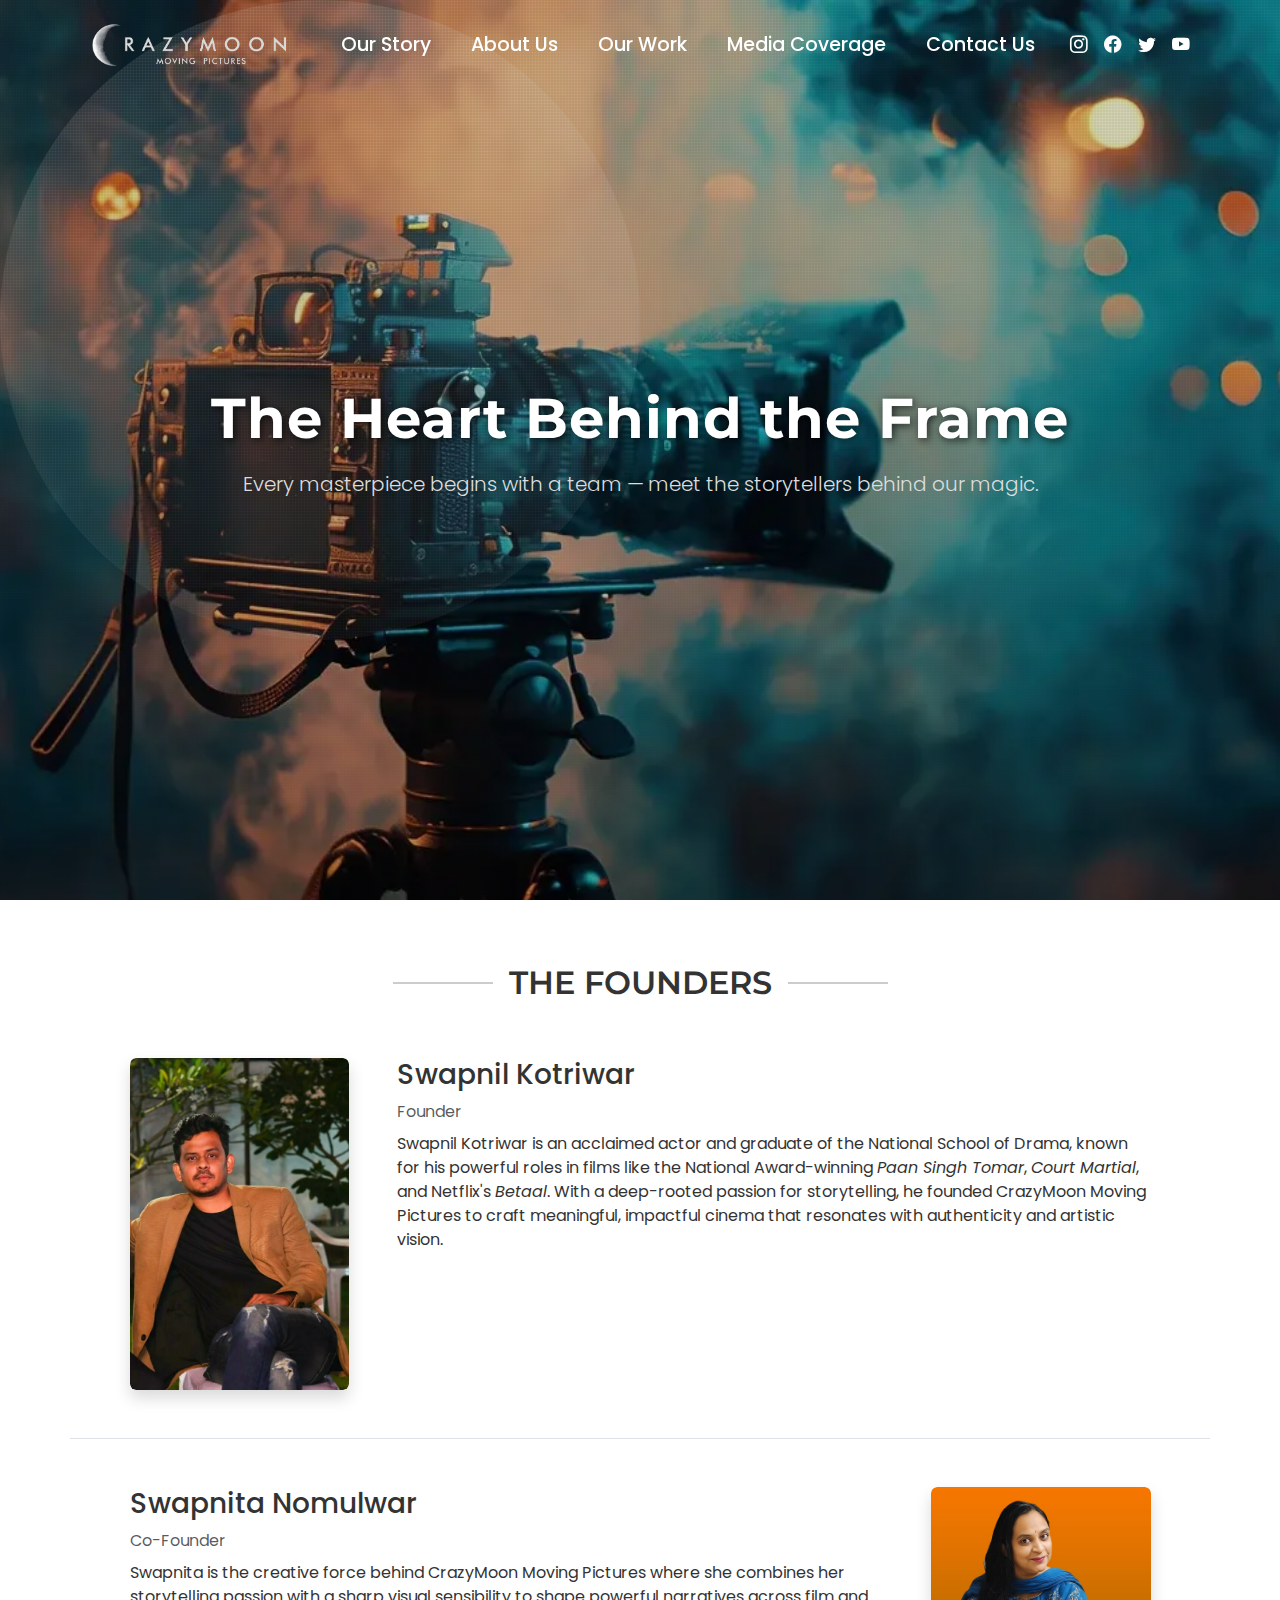
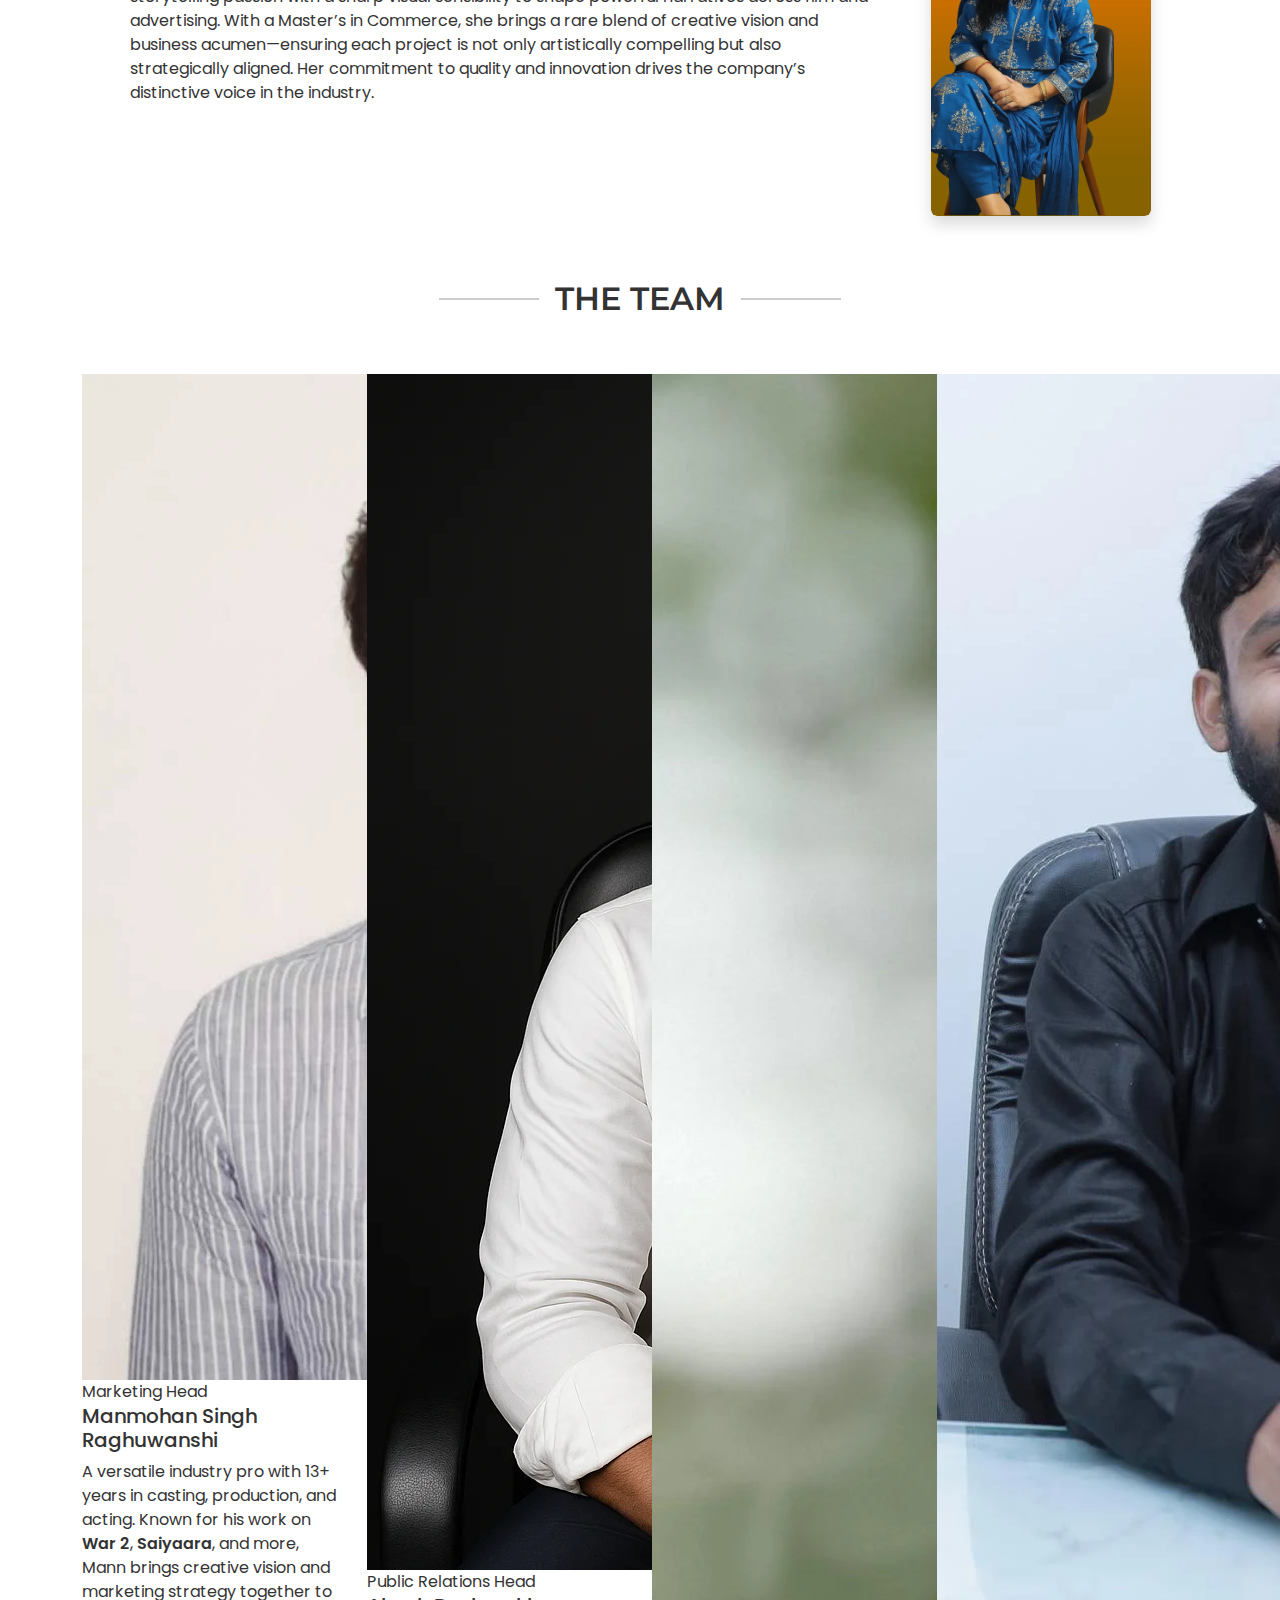
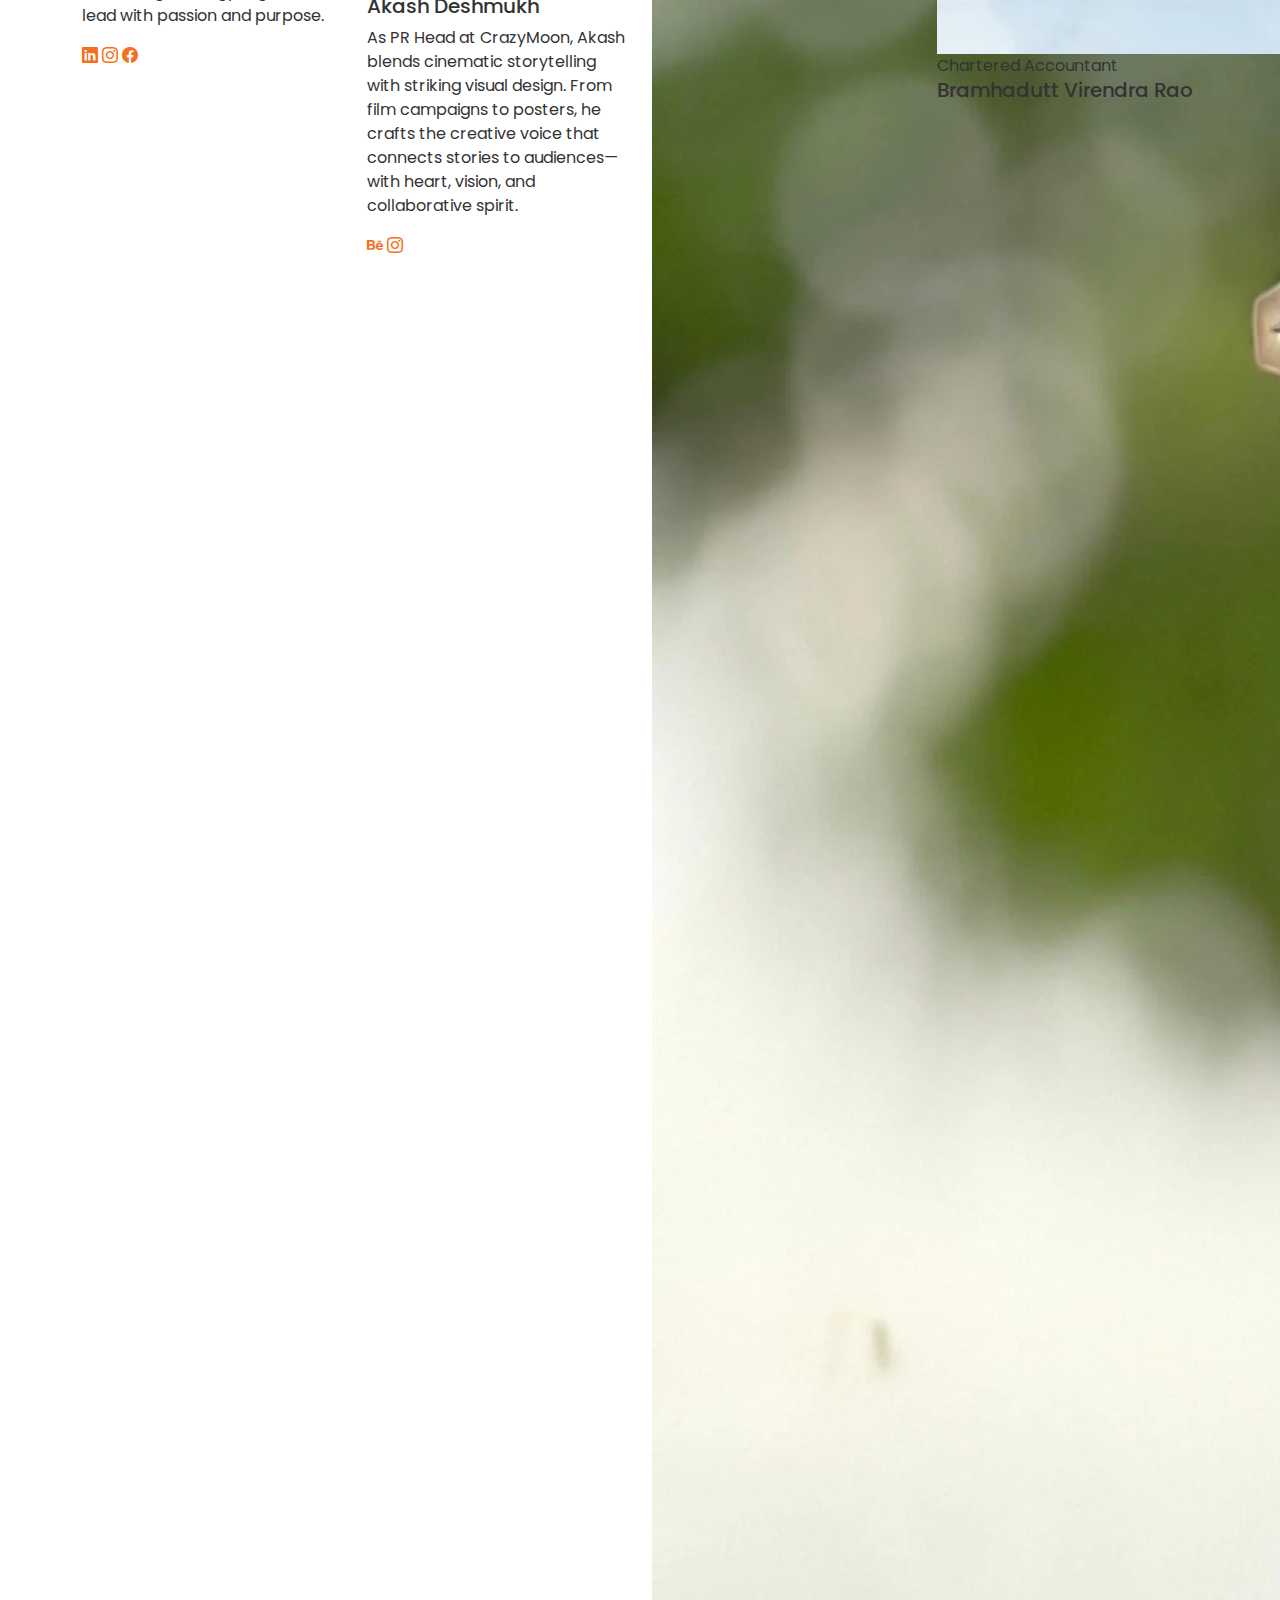
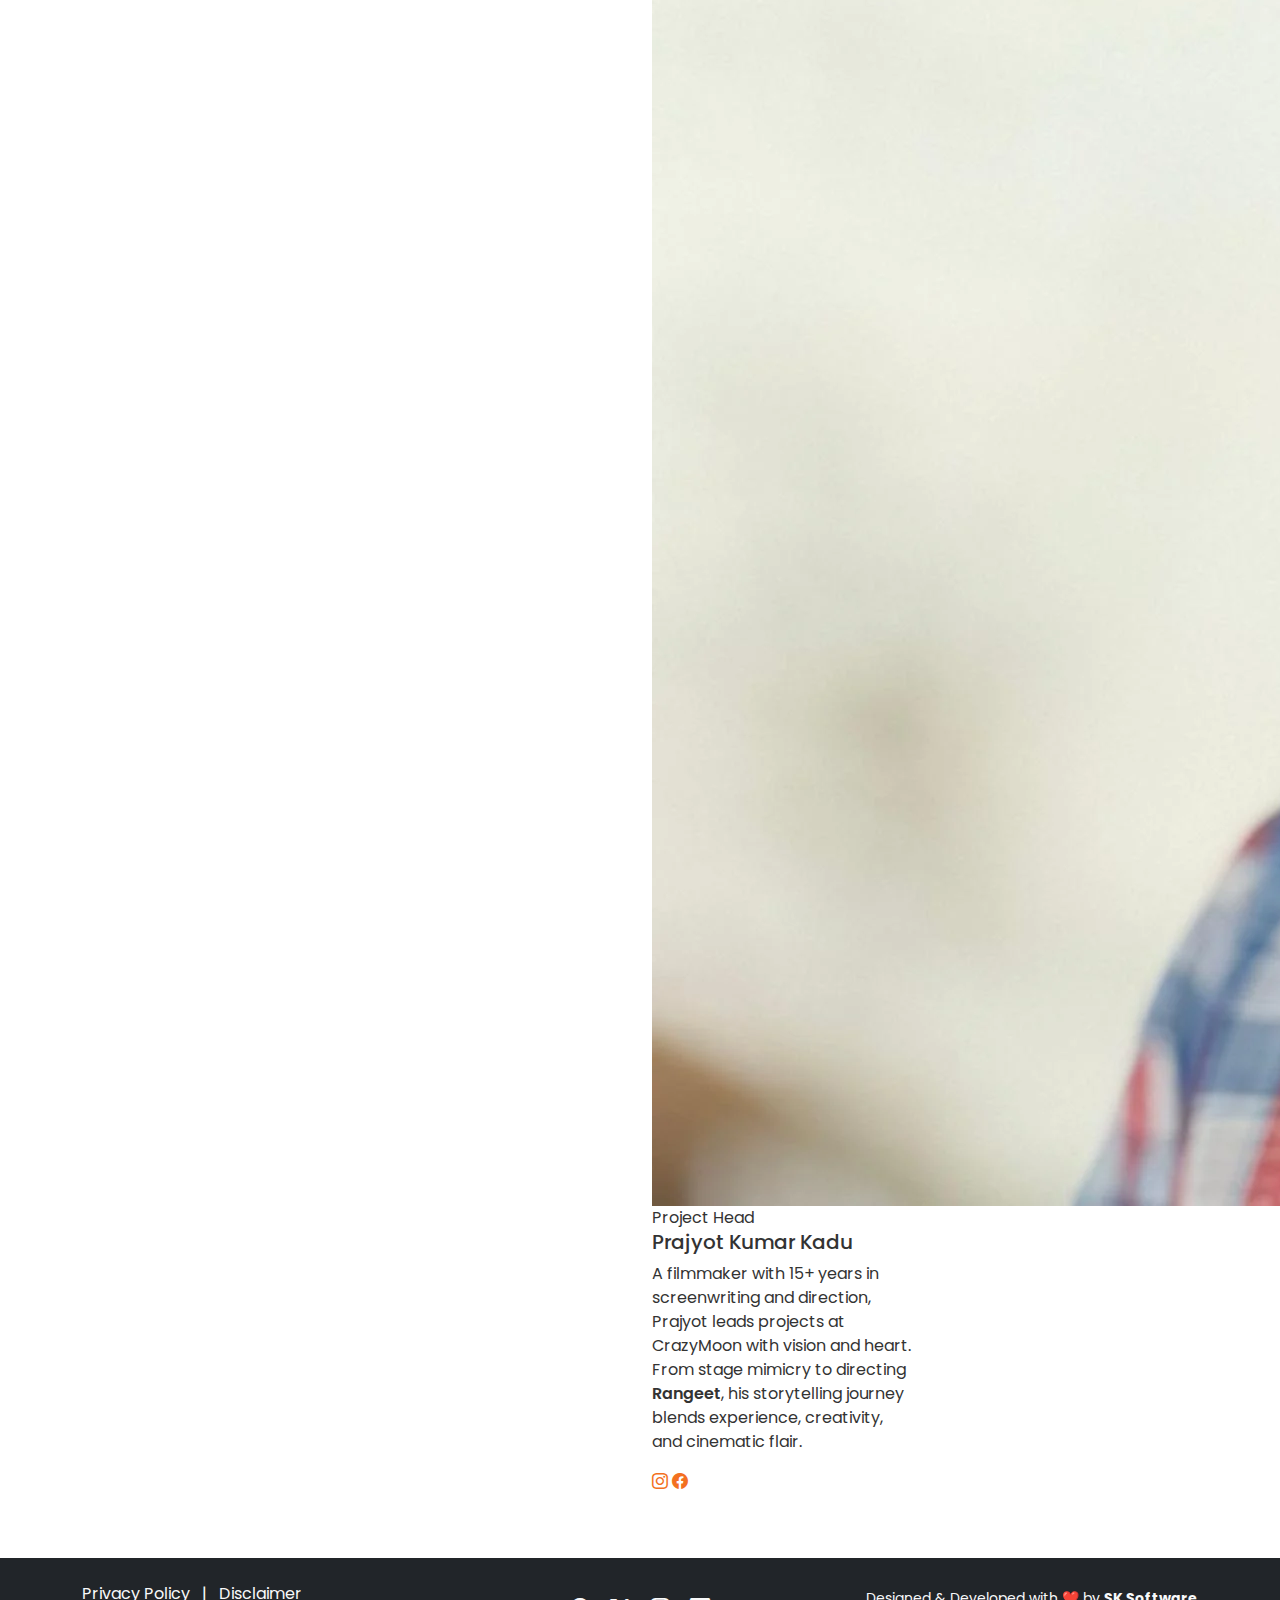
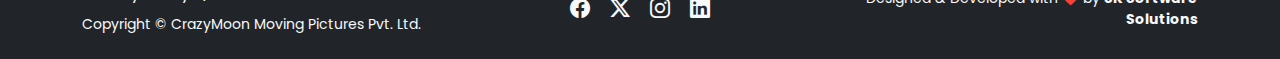
<file: about.html>
<!DOCTYPE html>
<html lang="en">
  <head>
    <!-- Basic Meta Tags -->
    <meta charset="UTF-8" />
    <meta name="viewport" content="width=device-width, initial-scale=1.0" />
    <title>About Us | Crazy Moon Moving Pictures</title>
    <meta
      name="description"
      content="Meet the talented team behind Crazy Moon Moving Pictures, a creative film production house crafting cinematic experiences that captivate hearts and minds."
    />
    <meta
      name="keywords"
      content="film production, indie films, movie production house, cinematic storytelling, Crazy Moon, short films, documentaries, visual storytelling"
    />
    <meta name="author" content="Crazy Moon Moving Pictures" />
    <meta name="robots" content="index, follow" />
    <link rel="canonical" href="https://www.crazymoonmovingpictures.com/" />
    <meta http-equiv="Content-Language" content="en" />

    <!-- Open Graph Meta Tags -->
    <meta property="og:type" content="website" />
    <meta
      property="og:url"
      content="https://www.crazymoonmovingpictures.com/about.html"
    />
    <meta
      property="og:title"
      content="Crazy Moon Moving Pictures | Independent Film Studio"
    />
    <meta
      property="og:description"
      content="Where imagination meets the moonlight — discover indie films, documentaries, and cinematic art crafted by Crazy Moon."
    />
    <meta
      property="og:image"
      content="https://www.crazymoonmovingpictures.com/assets/og-image.jpg"
    />
    <meta property="og:site_name" content="Crazy Moon Moving Pictures" />
    <meta property="og:locale" content="en_IN" />

    <!-- Twitter Meta Tags -->
    <meta name="twitter:card" content="summary_large_image" />
    <meta
      name="twitter:title"
      content="Our Team | Crazy Moon Moving Pictures"
    />
    <meta
      name="twitter:description"
      content="Meet the talented team behind Crazy Moon Moving Pictures, a creative film production house crafting cinematic experiences that captivate hearts and minds."
    />
    <meta
      name="twitter:image"
      content="https://www.crazymoonmovingpictures.com/assets/og-image.jpg"
    />
    <meta name="twitter:site" content="@CrazyMoonFilms" />
    <meta name="twitter:creator" content="@CrazyMoonFilms" />

    <!-- Favicon -->
    <link rel="icon" type="image/png" href="./assets/favicon.png" />
    <link rel="apple-touch-icon" href="./assets/apple-touch-icon.png" />
    <link rel="manifest" href="./assets/manifest.json" />
    <!-- Fonts -->
    <link rel="preconnect" href="https://fonts.googleapis.com" />
    <link rel="preconnect" href="https://fonts.gstatic.com" crossorigin />
    <link
      href="https://fonts.googleapis.com/css2?family=Montserrat:ital,wght@0,100..900;1,100..900&family=Poppins:ital,wght@0,100;0,200;0,300;0,400;0,500;0,600;0,700;0,800;0,900;1,100;1,200;1,300;1,400;1,500;1,600;1,700;1,800;1,900&display=swap"
      rel="stylesheet"
    />

    <!-- Web Icons -->
    <link
      rel="stylesheet"
      href="https://cdn.jsdelivr.net/npm/bootstrap-icons@1.13.1/font/bootstrap-icons.min.css"
    />

    <!-- Bootstrap CSS -->
    <link
      href="https://cdn.jsdelivr.net/npm/bootstrap@5.3.6/dist/css/bootstrap.min.css"
      rel="stylesheet"
    />

    <!-- Custom Styles -->
    <link rel="stylesheet" href="./assets/css/variables.css?v=1.14" />
    <link rel="stylesheet" href="./assets/css/preloader.css?v=1.14" />
    <link rel="stylesheet" href="./assets/css/class.css?v=1.14" />
    <link rel="stylesheet" href="./assets/css/style.css?v=1.14" />
    <link rel="stylesheet" href="./assets/css/responsive.css?v=1.14" />
  </head>
  <body id="aboutPage" class="loading">
    <div id="preloader">
      <div class="preloader">
        <span></span>
        <span></span>
      </div>
    </div>
    <header id="header" class="fixed-top">
      <!-- Navbar -->
      <nav class="navbar navbar-expand-lg bg-transparent fixed-top">
        <div class="container">
          <a class="navbar-brand" href="./index.html">
            <img
              src="./uploads/logo/crazy-moon-logo.webp"
              alt="Crazy Moon Logo"
              class="logo"
            />
          </a>

          <!-- Offcanvas Toggle for Mobile -->
          <button
            class="navbar-toggler"
            type="button"
            data-bs-toggle="offcanvas"
            data-bs-target="#offcanvasNavbar"
            aria-controls="offcanvasNavbar"
          >
            <span class="navbar-toggler-icon"><i class="bi bi-list"></i></span>
          </button>

          <!-- Navbar Links -->
          <div
            class="offcanvas offcanvas-lg offcanvas-end offcanvas-fullscreen"
            tabindex="-1"
            id="offcanvasNavbar"
            aria-labelledby="offcanvasNavbarLabel"
          >
            <div class="offcanvas-header d-lg-none">
              <h5 class="offcanvas-title" id="offcanvasNavbarLabel">
                <a class="navbar-brand" href="./index.html">
                  <img
                    src="./uploads/logo/crazy-moon-logo.webp"
                    alt="Crazy Moon Logo"
                    class="logo"
                  />
                </a>
              </h5>
              <button
                type="button"
                class="btn-close"
                data-bs-dismiss="offcanvas"
                aria-label="Close"
              >
                <i class="bi bi-x-lg"></i>
              </button>
            </div>
            <div
              class="offcanvas-body d-lg-flex align-items-center justify-content-between w-100"
            >
              <ul class="navbar-nav mx-lg-auto mb-4 mb-lg-0 gap-lg-4">
                <li class="nav-item">
                  <a class="nav-link" href="./index.html#ourStory">Our Story</a>
                </li>
                <li class="nav-item">
                  <a class="nav-link" href="./about.html">About Us</a>
                </li>
                <li class="nav-item">
                  <a class="nav-link" href="./work.html">Our Work</a>
                </li>
                <li class="nav-item">
                  <a class="nav-link" href="./media.html">Media Coverage</a>
                </li>
                <li class="nav-item">
                  <a class="nav-link" href="./contact.html">Contact Us</a>
                </li>
              </ul>
            </div>
          </div>

          <!-- Social Icons -->
          <div
            class="social-icons d-none d-lg-flex justify-content-center gap-3 d-none"
          >
            <a href="#" target="_blank"><i class="bi bi-instagram"></i></a>
            <a href="#" target="_blank"><i class="bi bi-facebook"></i></a>
            <a href="#" target="_blank"><i class="bi bi-twitter"></i></a>
            <a href="#" target="_blank"><i class="bi bi-youtube"></i></a>
          </div>
        </div>
      </nav>
    </header>

    <!-- Hero Section -->
    <section
      id="hero"
      style="
        background-image: url('./assets/images/about-hero.webp');
        background-size: cover;
        background-position: center;
        padding: 6rem 0;
        color: #fff;
      "
    >
      <div class="container text-center">
        <h1 class="display-4">The Heart Behind the Frame</h1>
        <p class="lead">
          Every masterpiece begins with a team — meet the storytellers behind
          our magic.
        </p>
      </div>
    </section>

    <!-- Founders Section -->
    <section id="founders" class="section">
      <div class="container text-center mb-5">
        <h2 class="split-line-heading text-uppercase">The Founders</h2>
      </div>
      <div class="container mt-5">
        <div class="row justify-content-center pb-5 border-bottom">
          <div class="col-md-11">
            <div class="row g-lg-5 g-md-4 g-3">
              <div class="col-md-3">
                <div class="image shadow rounded">
                  <img
                    src="./uploads/team/swapnil-kotriwar.webp"
                    alt="Swapnil Kotriwar"
                    class="img-fluid rounded"
                  />
                </div>
              </div>
              <div class="col-md-9">
                <h3 class="name">Swapnil Kotriwar</h3>
                <p class="designation text-muted mb-2">Founder</p>
                <p class="description">
                  Swapnil Kotriwar is an acclaimed actor and graduate of the
                  National School of Drama, known for his powerful roles in
                  films like the National Award-winning
                  <em>Paan Singh Tomar</em>, <em>Court Martial</em>, and
                  Netflix's <em>Betaal</em>. With a deep-rooted passion for
                  storytelling, he founded CrazyMoon Moving Pictures to craft
                  meaningful, impactful cinema that resonates with authenticity
                  and artistic vision.
                </p>
                <!-- <div class="social-icons mt-3 d-flex gap-3">
                  <a
                    href="https://www.instagram.com/swapnil.kotriwar"
                    target="_blank"
                    class="text-dark fs-4 icon-hover"
                  >
                    <i class="bi bi-instagram"></i>
                  </a>
                  <a
                    href="https://www.facebook.com/swapnil.kotriwar"
                    target="_blank"
                    class="text-dark fs-4 icon-hover"
                  >
                    <i class="bi bi-facebook"></i>
                  </a>
                  <a
                    href="https://www.imdb.com/name/nmXXXXXXX"
                    target="_blank"
                    class="text-dark fs-4 icon-hover"
                  >
                    <i class="bi bi-film"></i>
                  </a>
                </div> -->
              </div>
            </div>
          </div>
        </div>
        <div class="row justify-content-center mt-5">
          <div class="col-md-11">
            <div class="row g-lg-5 g-md-4 g-3">
              <div class="col-md-3 d-block d-md-none">
                <div class="image shadow rounded">
                  <img
                    src="./uploads/team/swapnita-nomulwar.webp"
                    alt="Swapnita Nomulwar"
                    class="img-fluid rounded"
                  />
                </div>
              </div>
              <div class="col-md-9">
                <h3 class="name">Swapnita Nomulwar</h3>
                <p class="designation text-muted mb-2">Co-Founder</p>
                <p class="description">
                  Swapnita is the creative force behind CrazyMoon Moving
                  Pictures where she combines her storytelling passion with a
                  sharp visual sensibility to shape powerful narratives across
                  film and advertising. With a Master’s in Commerce, she brings
                  a rare blend of creative vision and business acumen—ensuring
                  each project is not only artistically compelling but also
                  strategically aligned. Her commitment to quality and
                  innovation drives the company’s distinctive voice
                  in the industry.
                </p>
                <!-- <div class="social-icons mt-3 d-flex gap-3">
                  <a
                    href="https://www.instagram.com/swapnil.kotriwar"
                    target="_blank"
                    class="text-dark fs-4 icon-hover"
                  >
                    <i class="bi bi-instagram"></i>
                  </a>
                  <a
                    href="https://www.facebook.com/swapnil.kotriwar"
                    target="_blank"
                    class="text-dark fs-4 icon-hover"
                  >
                    <i class="bi bi-facebook"></i>
                  </a>
                  <a
                    href="https://www.imdb.com/name/nmXXXXXXX"
                    target="_blank"
                    class="text-dark fs-4 icon-hover"
                  >
                    <i class="bi bi-film"></i>
                  </a>
                </div> -->
              </div>
              <div class="col-md-3 d-none d-md-block">
                <div class="image shadow rounded">
                  <img
                    src="./uploads/team/swapnita-nomulwar.webp"
                    alt="Swapnil Kotriwar"
                    class="img-fluid rounded"
                  />
                </div>
              </div>
            </div>
          </div>
        </div>
      </div>
    </section>

    <!-- Team Section -->
    <section id="team" class="section pt-0">
      <div class="container text-center mb-5">
        <h2 class="split-line-heading text-uppercase">The Team</h2>
      </div>

      <div class="container mt-5">
        <div class="row gy-4">
          <div class="col-xl-3 col-lg-3 col-md-6">
            <div class="member-box">
              <img
                src="./uploads/team/manmohan-singh-raghuwanshi.webp"
                alt="Manmohan Singh Raghuwanshi"
              />
              <div class="member-designation">Marketing Head</div>
              <div class="member-overlay">
                <h5>Manmohan Singh Raghuwanshi</h5>
                <p>
                  A versatile industry pro with 13+ years in casting,
                  production, and acting. Known for his work on
                  <span class="fw-semibold">War 2</span>,
                  <span class="fw-semibold">Saiyaara</span>, and more, Mann
                  brings creative vision and marketing strategy together to lead
                  with passion and purpose.
                </p>
                <div class="social-icons">
                  <a
                    href="https://www.linkedin.com/in/mann-raghuwanshi"
                    target="_blank"
                    rel="noopener noreferrer"
                  >
                    <i class="bi bi-linkedin"></i>
                  </a>
                  <a
                    href="https://www.instagram.com/mann_raghu17"
                    target="_blank"
                    rel="noopener noreferrer"
                  >
                    <i class="bi bi-instagram"></i>
                  </a>
                  <a
                    href="https://www.facebook.com/mann.raghuwansh"
                    target="_blank"
                    rel="noopener noreferrer"
                  >
                    <i class="bi bi-facebook"></i>
                  </a>
                </div>
              </div>
            </div>
          </div>
          <div class="col-xl-3 col-lg-3 col-md-6">
            <div class="member-box">
              <img
                src="./uploads/team/akash-diliprao-deshmukh.webp"
                alt="Akash Diliprao Deshmukh"
              />
              <div class="member-designation">Public Relations Head</div>
              <div class="member-overlay">
                <h5>Akash Deshmukh</h5>
                <p>
                  As PR Head at CrazyMoon, Akash blends cinematic storytelling
                  with striking visual design. From film campaigns to posters,
                  he crafts the creative voice that connects stories to
                  audiences—with heart, vision, and collaborative spirit.
                </p>
                <div class="social-icons">
                  <a
                    href="https://www.behance.net/Akash-Creative"
                    target="_blank"
                    rel="noopener noreferrer"
                  >
                    <i class="bi bi-behance"></i>
                  </a>
                  <a
                    href="https://www.instagram.com/akash09.99"
                    target="_blank"
                    rel="noopener noreferrer"
                  >
                    <i class="bi bi-instagram"></i>
                  </a>
                </div>
              </div>
            </div>
          </div>
          <div class="col-xl-3 col-lg-3 col-md-6">
            <div class="member-box">
              <img
                src="./uploads/team/prajyot-kumar-kadu.webp"
                alt="Prajyot Kumar Kadu"
              />
              <div class="member-designation">Project Head</div>
              <div class="member-overlay">
                <h5>Prajyot Kumar Kadu</h5>
                <p>
                  A filmmaker with 15+ years in screenwriting and direction,
                  Prajyot leads projects at CrazyMoon with vision and heart.
                  From stage mimicry to directing
                  <span class="fw-semibold">Rangeet</span>, his storytelling
                  journey blends experience, creativity, and cinematic flair.
                </p>
                <div class="social-icons">
                  <a
                    href="https://www.instagram.com/prajyot_kedu"
                    target="_blank"
                    rel="noopener noreferrer"
                  >
                    <i class="bi bi-instagram"></i>
                  </a>
                  <a
                    href="https://www.facebook.com/Rangde"
                    target="_blank"
                    rel="noopener noreferrer"
                  >
                    <i class="bi bi-facebook"></i>
                  </a>
                </div>
              </div>
            </div>
          </div>
          <div class="col-xl-3 col-lg-3 col-md-6">
            <div class="member-box">
              <img
                src="./uploads/team/bramhadutt-virendra-rao.webp"
                alt="Bramhadutt Virendra Rao"
              />
              <div class="member-designation">Chartered Accountant</div>
              <div class="member-overlay">
                <h5>Bramhadutt Virendra Rao</h5>
                <p></p>
                <!-- <div class="social-icons"></div> -->
              </div>
            </div>
          </div>
        </div>
      </div>
    </section>

    <!-- Footer -->
    <footer class="footer mt-auto bg-dark text-light py-4">
      <div class="container">
        <div class="row text-center text-md-start align-items-center">
          <div class="col-md-4 mb-3 mb-md-0">
            <ul class="list-inline mb-2">
              <li class="list-inline-item">
                <a href="#" class="text-decoration-none text-light"
                  >Privacy Policy</a
                >
              </li>
              <li class="list-inline-item">|</li>
              <li class="list-inline-item">
                <a href="#" class="text-decoration-none text-light"
                  >Disclaimer</a
                >
              </li>
            </ul>
            <p class="mb-0 small">
              Copyright &copy; <span id="year"></span> CrazyMoon Moving Pictures
              Pvt. Ltd.
            </p>
          </div>

          <div class="col-md-4 mb-3 mb-md-0 text-center">
            <a
              href="https://facebook.com"
              class="text-light me-3"
              target="_blank"
              ><i class="bi bi-facebook fs-5"></i
            ></a>
            <a
              href="https://twitter.com"
              class="text-light me-3"
              target="_blank"
              ><i class="bi bi-twitter-x fs-5"></i
            ></a>
            <a
              href="https://instagram.com"
              class="text-light me-3"
              target="_blank"
              ><i class="bi bi-instagram fs-5"></i
            ></a>
            <a href="https://linkedin.com" class="text-light" target="_blank"
              ><i class="bi bi-linkedin fs-5"></i
            ></a>
          </div>

          <div class="col-md-4 text-md-end">
            <p class="mb-0 small">
              Designed & Developed with ❤️ by
              <strong>SK Software Solutions</strong>
            </p>
          </div>
        </div>
      </div>
    </footer>

    <a id="scrollUp" href="#top" style="position: fixed; z-index: 2147483647"
      ><i class="bi bi-arrow-bar-up"></i
    ></a>

    <!-- jQuery CDN -->
    <script src="https://code.jquery.com/jquery-3.7.1.min.js"></script>

    <!-- Bootstrap Bundle JS -->
    <script src="https://cdn.jsdelivr.net/npm/bootstrap@5.3.6/dist/js/bootstrap.bundle.min.js"></script>

    <!-- Custom Scripts -->
    <script src="./assets/js/preloader.js?v=1.14"></script>
    <script src="./assets/js/navbar.js?v=1.13"></script>
    <script>
      document.addEventListener("DOMContentLoaded", function () {
        const scrollUp = document.getElementById("scrollUp");

        window.addEventListener("scroll", function () {
          if (window.scrollY > 300) {
            scrollUp.classList.add("active");
          } else {
            scrollUp.classList.remove("active");
          }
        });

        scrollUp.addEventListener("click", function (e) {
          e.preventDefault();
          window.scrollTo({ top: 0, behavior: "smooth" });
        });
      });
    </script>
  </body>
</html>
</file>
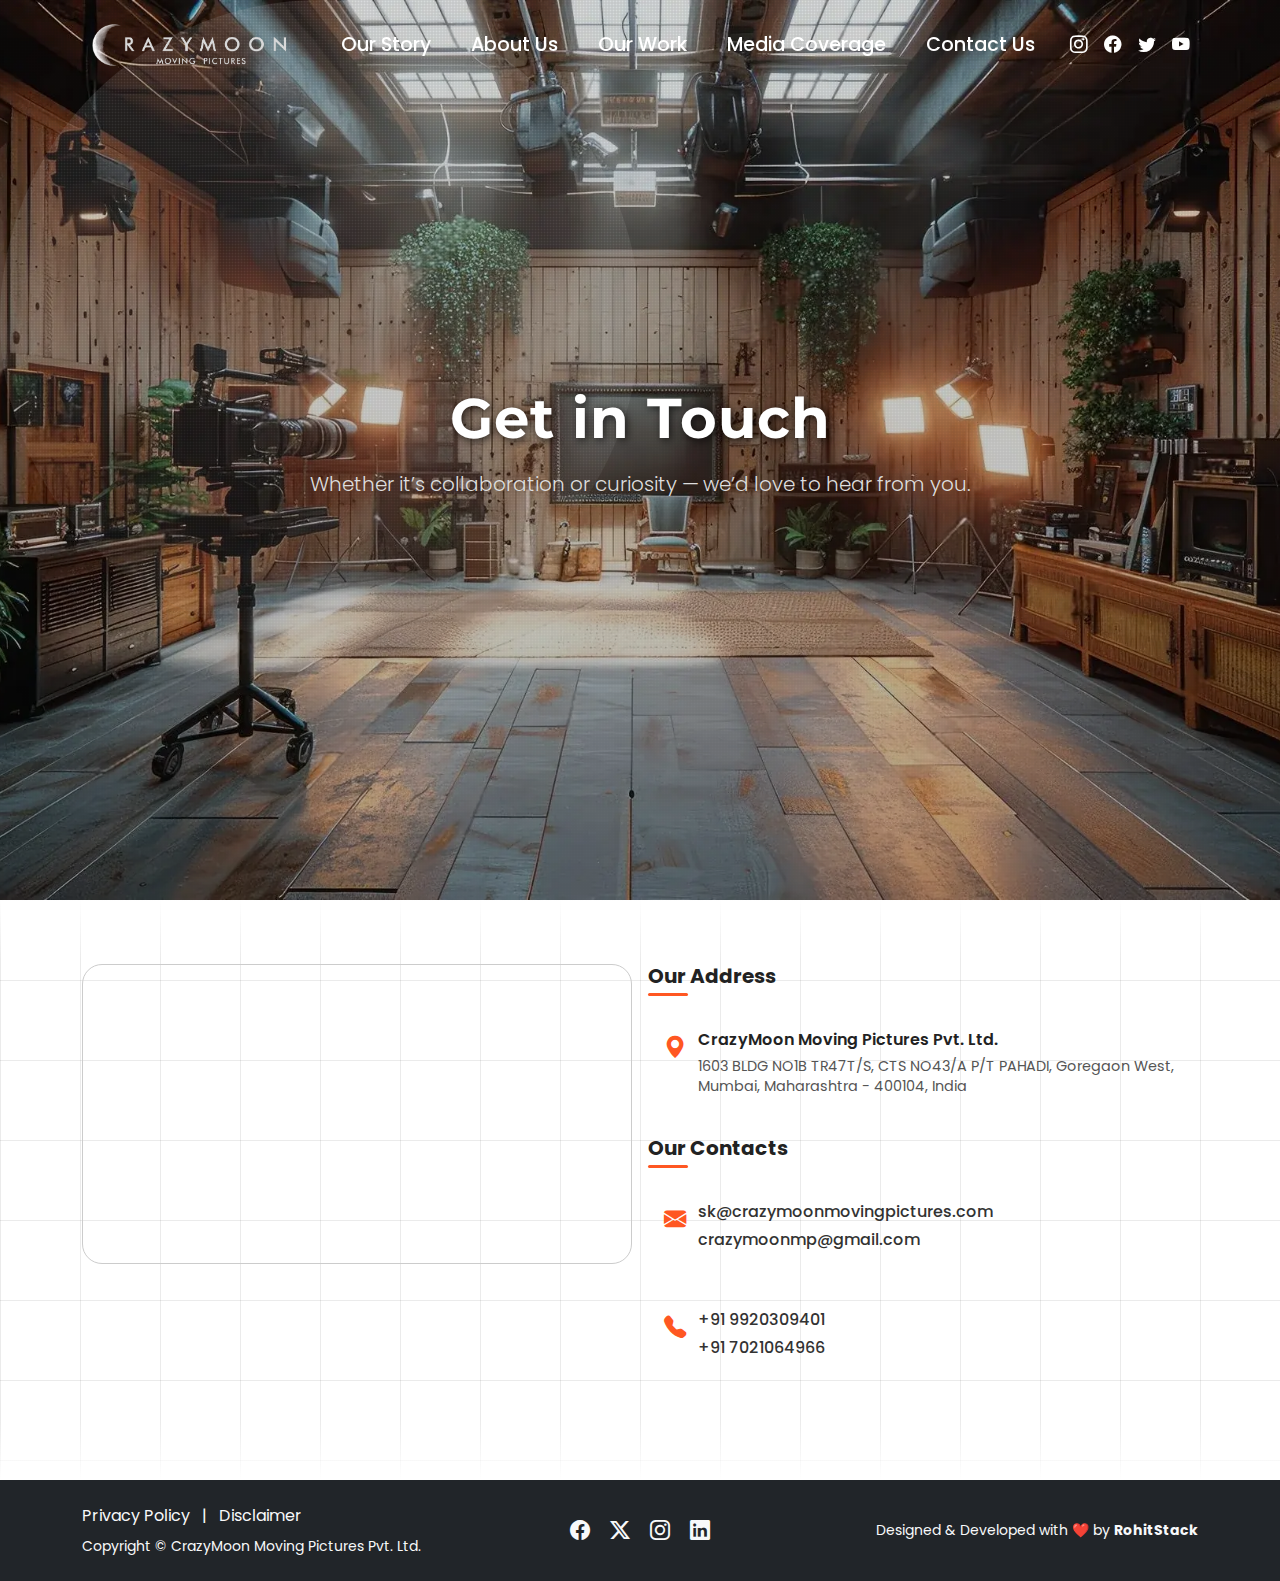
<file: contact.html>
<!DOCTYPE html>
<html lang="en">
  <head>
    <!-- Basic Meta Tags -->
    <meta charset="UTF-8" />
    <meta name="viewport" content="width=device-width, initial-scale=1.0" />
    <title>Our Team | Crazy Moon Moving Pictures</title>
    <meta
      name="description"
      content="Meet the talented team behind Crazy Moon Moving Pictures, a creative film production house crafting cinematic experiences that captivate hearts and minds."
    />
    <meta
      name="keywords"
      content="film production, indie films, movie production house, cinematic storytelling, Crazy Moon, short films, documentaries, visual storytelling"
    />
    <meta name="author" content="Crazy Moon Moving Pictures" />
    <meta name="robots" content="index, follow" />
    <link rel="canonical" href="https://www.crazymoonmovingpictures.com/" />
    <meta http-equiv="Content-Language" content="en" />

    <!-- Open Graph Meta Tags -->
    <meta property="og:type" content="website" />
    <meta
      property="og:url"
      content="https://www.crazymoonmovingpictures.com/about.html"
    />
    <meta
      property="og:title"
      content="Crazy Moon Moving Pictures | Independent Film Studio"
    />
    <meta
      property="og:description"
      content="Where imagination meets the moonlight — discover indie films, documentaries, and cinematic art crafted by Crazy Moon."
    />
    <meta
      property="og:image"
      content="https://www.crazymoonmovingpictures.com/assets/og-image.jpg"
    />
    <meta property="og:site_name" content="Crazy Moon Moving Pictures" />
    <meta property="og:locale" content="en_IN" />

    <!-- Twitter Meta Tags -->
    <meta name="twitter:card" content="summary_large_image" />
    <meta
      name="twitter:title"
      content="Our Team | Crazy Moon Moving Pictures"
    />
    <meta
      name="twitter:description"
      content="Meet the talented team behind Crazy Moon Moving Pictures, a creative film production house crafting cinematic experiences that captivate hearts and minds."
    />
    <meta
      name="twitter:image"
      content="https://www.crazymoonmovingpictures.com/assets/og-image.jpg"
    />
    <meta name="twitter:site" content="@CrazyMoonFilms" />
    <meta name="twitter:creator" content="@CrazyMoonFilms" />

    <!-- Favicon -->
    <link rel="icon" type="image/png" href="./assets/favicon.png" />
    <link rel="apple-touch-icon" href="./assets/apple-touch-icon.png" />
    <link rel="manifest" href="./assets/manifest.json" />
    <!-- Fonts -->
    <link rel="preconnect" href="https://fonts.googleapis.com" />
    <link rel="preconnect" href="https://fonts.gstatic.com" crossorigin />
    <link
      href="https://fonts.googleapis.com/css2?family=Montserrat:ital,wght@0,100..900;1,100..900&family=Poppins:ital,wght@0,100;0,200;0,300;0,400;0,500;0,600;0,700;0,800;0,900;1,100;1,200;1,300;1,400;1,500;1,600;1,700;1,800;1,900&display=swap"
      rel="stylesheet"
    />

    <!-- Web Icons -->
    <link
      rel="stylesheet"
      href="https://cdn.jsdelivr.net/npm/bootstrap-icons@1.13.1/font/bootstrap-icons.min.css"
    />

    <!-- Bootstrap CSS -->
    <link
      href="https://cdn.jsdelivr.net/npm/bootstrap@5.3.6/dist/css/bootstrap.min.css"
      rel="stylesheet"
    />

    <!-- Custom Styles -->
    <link rel="stylesheet" href="./assets/css/variables.css?v=1.6" />
    <link rel="stylesheet" href="./assets/css/preloader.css?v=1.6" />
    <link rel="stylesheet" href="./assets/css/class.css?v=1.6" />
    <link rel="stylesheet" href="./assets/css/style.css?v=1.6" />
    <link rel="stylesheet" href="./assets/css/responsive.css?v=1.6" />
  </head>
  <body id="contactPage" class="loading">
    <div id="preloader">
      <div class="preloader">
          <span></span>
          <span></span>
      </div>
  </div>
    <header id="header" class="fixed-top">
      <!-- Navbar -->
      <nav class="navbar navbar-expand-lg bg-transparent fixed-top">
        <div class="container">
          <a class="navbar-brand" href="./index.html">
            <img
              src="./uploads/logo/crazy-moon-logo.webp"
              alt="Crazy Moon Logo"
              class="logo"
            />
          </a>

          <!-- Offcanvas Toggle for Mobile -->
          <button
            class="navbar-toggler"
            type="button"
            data-bs-toggle="offcanvas"
            data-bs-target="#offcanvasNavbar"
            aria-controls="offcanvasNavbar"
          >
            <span class="navbar-toggler-icon"><i class="bi bi-list"></i></span>
          </button>

          <!-- Navbar Links -->
          <div
            class="offcanvas offcanvas-lg offcanvas-end offcanvas-fullscreen"
            tabindex="-1"
            id="offcanvasNavbar"
            aria-labelledby="offcanvasNavbarLabel"
          >
            <div class="offcanvas-header d-lg-none">
              <h5 class="offcanvas-title" id="offcanvasNavbarLabel">
                <a class="navbar-brand" href="./index.html">
                  <img
                    src="./uploads/logo/crazy-moon-logo.webp"
                    alt="Crazy Moon Logo"
                    class="logo"
                  />
                </a>
              </h5>
              <button
                type="button"
                class="btn-close"
                data-bs-dismiss="offcanvas"
                aria-label="Close"
              >
                <i class="bi bi-x-lg"></i>
              </button>
            </div>
            <div
              class="offcanvas-body d-lg-flex align-items-center justify-content-between w-100"
            >
              <ul class="navbar-nav mx-lg-auto mb-4 mb-lg-0 gap-lg-4">
                <li class="nav-item">
                  <a class="nav-link" href="./index.html#ourStory">Our Story</a>
                </li>
                <li class="nav-item">
                  <a class="nav-link" href="./about.html">About Us</a>
                </li>
                <li class="nav-item">
                  <a class="nav-link" href="./work.html">Our Work</a>
                </li>
                <li class="nav-item">
                  <a class="nav-link" href="./media.html">Media Coverage</a>
                </li>
                <li class="nav-item">
                  <a class="nav-link" href="./contact.html">Contact Us</a>
                </li>
              </ul>
            </div>
          </div>

          <!-- Social Icons -->
          <div
            class="social-icons d-none d-lg-flex justify-content-center gap-3 d-none"
          >
            <a href="#" target="_blank"><i class="bi bi-instagram"></i></a>
            <a href="#" target="_blank"><i class="bi bi-facebook"></i></a>
            <a href="#" target="_blank"><i class="bi bi-twitter"></i></a>
            <a href="#" target="_blank"><i class="bi bi-youtube"></i></a>
          </div>
        </div>
      </nav>
    </header>

    <!-- Hero Section -->
    <section
    id="hero"
    style="background-image: url('./assets/images/contact-hero.webp'); background-size: cover; background-position: center; padding: 6rem 0; color: #fff;"
    >
    <div class="container text-center">
    <h1 class="display-4">Get in Touch</h1>
    <p class="lead">
        Whether it’s collaboration or curiosity — we’d love to hear from you.
    </p>
    </div>
    </section>


    <!-- On The Map Section -->
    <section id="onTheMap" class="section">
        <div class="container">
          <div class="row g-3">
            <div class="col-md-6">
              <div class="gmap">
                <iframe src="https://www.google.com/maps/embed?pb=!1m18!1m12!1m3!1d3768.702190141665!2d72.83687450971921!3d19.164509081983514!2m3!1f0!2f0!3f0!3m2!1i1024!2i768!4f13.1!3m3!1m2!1s0x3be7b6507b91d803%3A0xf5b0a936c50c694c!2sSunrise%20Tower!5e0!3m2!1sen!2sin!4v1749816864152!5m2!1sen!2sin" style="border:0;" allowfullscreen="" loading="lazy" referrerpolicy="no-referrer-when-downgrade"></iframe>
              </div>
            </div>
            <div class="col-md-6">
              <h5>Our Address</h5>
              <ul class="contact-list list-unstyled mt-md-3 mb-4">
                <li>
                  <i class="bi bi-geo-alt-fill"></i>
                  <div class="contact-details">
                    <div class="company">CrazyMoon Moving Pictures Pvt. Ltd.</div>
                  <div class="address">1603 BLDG NO1B TR47T/S, CTS NO43/A P/T PAHADI, Goregaon West, Mumbai, Maharashtra - 400104, India</div>
                  </div>
                </li>
              </ul>
              <h5>Our Contacts</h5>
              <ul class="contact-list list-unstyled mt-md-3">
                <li>
                  <i class="bi bi-envelope-fill"></i>
                  <div class="contact-details">
                    <a href="mailto:sk@crazymoonmovingpictures.com">sk@crazymoonmovingpictures.com</a>
                    <a href="mailto:crazymoonmp@gmail.com">crazymoonmp@gmail.com</a>
                  </div>
                </li>
                <li>
                  <i class="bi bi-telephone-fill"></i>
                  <div class="contact-details">
                    <a href="tel:+919920309401">+91 9920309401</a>
                    <a href="tel:+917021064966">+91 7021064966</a>
                  </div>
                </li>
              </ul>
              
            </div>                    
        </div>
      </section>

    <!-- Footer -->
    <footer class="footer mt-auto bg-dark text-light py-4">
        <div class="container">
          <div class="row text-center text-md-start align-items-center">
            <div class="col-md-4 mb-3 mb-md-0">
              <ul class="list-inline mb-2">
                <li class="list-inline-item">
                  <a href="#" class="text-decoration-none text-light"
                    >Privacy Policy</a
                  >
                </li>
                <li class="list-inline-item">|</li>
                <li class="list-inline-item">
                  <a href="#" class="text-decoration-none text-light"
                    >Disclaimer</a
                  >
                </li>
              </ul>
              <p class="mb-0 small">
                Copyright &copy; <span id="year"></span> CrazyMoon Moving Pictures
                Pvt. Ltd.
              </p>
            </div>
  
            <div class="col-md-4 mb-3 mb-md-0 text-center">
              <a
                href="https://facebook.com"
                class="text-light me-3"
                target="_blank"
                ><i class="bi bi-facebook fs-5"></i
              ></a>
              <a
                href="https://twitter.com"
                class="text-light me-3"
                target="_blank"
                ><i class="bi bi-twitter-x fs-5"></i
              ></a>
              <a
                href="https://instagram.com"
                class="text-light me-3"
                target="_blank"
                ><i class="bi bi-instagram fs-5"></i
              ></a>
              <a href="https://linkedin.com" class="text-light" target="_blank"
                ><i class="bi bi-linkedin fs-5"></i
              ></a>
            </div>
  
            <div class="col-md-4 text-md-end">
              <p class="mb-0 small">
                Designed & Developed with ❤️ by <strong>RohitStack</strong>
              </p>
            </div>
          </div>
        </div>
      </footer>

      <a id="scrollUp" href="#top" style="position: fixed; z-index: 2147483647;"><i class="bi bi-arrow-bar-up"></i></a>
  
      <!-- jQuery CDN -->
      <script src="https://code.jquery.com/jquery-3.7.1.min.js"></script>
  
      <!-- Bootstrap Bundle JS -->
      <script src="https://cdn.jsdelivr.net/npm/bootstrap@5.3.6/dist/js/bootstrap.bundle.min.js"></script>
  
      <!-- Custom Scripts -->
    <script src="./assets/js/preloader.js?v=1.6"></script>
    <script src="./assets/js/navbar.js?v=1.6"></script>

    <script>
      document.addEventListener("DOMContentLoaded", function () {
        const scrollUp = document.getElementById("scrollUp");
    
        window.addEventListener("scroll", function () {
          if (window.scrollY > 300) {
            scrollUp.classList.add("active");
          } else {
            scrollUp.classList.remove("active");
          }
        });
    
        scrollUp.addEventListener("click", function (e) {
          e.preventDefault();
          window.scrollTo({ top: 0, behavior: "smooth" });
        });
      });
    </script>
    
    
</body>
  </html>
</file>
<file: assets/css/variables.css>
:root {
  --primary-color: #1a1a1a; /* Main background or text color (Dark) */
  --secondary-color: #f0f0f0; /* Light backgrounds or text */
  --accent-color: 243, 112, 33; /* Highlight, buttons, links, etc. */
  --accent-color-deep: 221, 92, 12;
  --body-bg-color: #ffffff; /* Body background color */
  --text-color: #333333; /* Main text color */
  --text-heading-color: rgb(var(--accent-color)); /* Heading text color */
  --link-color: rgb(var(--accent-color)); /* Link color */
  --link-hover-color: rgb(var(--accent-color-deep)); /* Link hover color */
  --navbar-bg-color: rgb(var(--accent-color)); /* Navbar background color */
  --navbar-text-color: #ffffff; /* Navbar text color */
  --navbar-link-hover-color: #ffffff; /* Navbar link hover color */
  --navbar-link-active-color: #ffffff; /* Navbar link active color */
  --footer-bg-color: #1f1f1f; /* Footer background color */
  --footer-text-color: #fff; /* Footer text color */
  --button-bg-color: rgb(var(--accent-color)); /* Button background color */
  --button-text-color: #ffffff; /* Button text color */
  --button-hover-bg-color: rgb(
    var(--accent-color-deep)
  ); /* Button hover background color */
  /* -------------------------------------------------------------------------- */
  --primary-font-family: "Poppins", sans-serif; /* Primary font family */
  --secondary-font-family: "Montserrat", sans-serif; /* Secondary font family */
}
</file>
<file: assets/css/preloader.css>
body.loading {
    overflow: hidden;
  }

#preloader {
    position: fixed;
    top: 0;
    left: 0;
    right: 0;
    bottom: 0;
    background-color: #f7f7f7;
    z-index: 999999;
    display: flex;
    align-items: center;
    justify-content: center;
  }
  
  .preloader {
    position: relative;
    width: 50px;
    height: 50px;
  }
  
  .preloader span {
    position: absolute;
    display: inline-block;
    width: 50px;
    height: 50px;
    border-radius: 50%;
    background: #fe6600;
    animation: preloader 1.3s linear infinite;
  }
  
  .preloader span:last-child {
    animation-delay: -0.8s;
  }
  
  @keyframes preloader {
    0% {
      transform: scale(0);
      opacity: 0.5;
    }
    100% {
      transform: scale(1);
      opacity: 0;
    }
  }
</file>
<file: assets/css/class.css>
.section {
  width: 100%;
  padding: 4rem 0;
  box-sizing: border-box;
  background-color: var(--background-color);
  color: var(--text-color);
}

/* Tablet and below */
@media (max-width: 768px) {
  .section {
    padding: 4rem 0;
  }
}

/* Mobile devices */
@media (max-width: 576px) {
  .section {
    padding: 3rem 0;
  }
}

/* --------------------------------------------------------------- */

/* Heading Class Styles */
.heading {
  font-size: 3rem;
  font-weight: 700;
  font-family: var(--secondary-font-family);
  text-transform: uppercase;
  color: var(--text-heading-color);
  text-align: center;
  margin-top: 20px;
  position: relative;
}

.heading.text-start::after,
.heading.text-center::after,
.heading.text-end::after {
  content: "";
  position: absolute;
  bottom: -10px;
  width: 80px;
  height: 4px;
  background: linear-gradient(
    90deg,
    rgba(var(--accent-color), 1) 0%,
    rgba(var(--accent-color), 0.5) 50%,
    rgba(var(--accent-color), 0.1) 100%
  );
  border-radius: 2px;
  box-shadow: 0 0 10px rgba(var(--accent-color), 0.4);
  animation: glow-line 1s ease-out forwards;
  opacity: 0;
  transform: scaleX(0.3);
  transform-origin: left;
}

/* Specific positioning based on text alignment */
.heading.text-start::after {
  left: 0;
  transform-origin: left;
}

.heading.text-end::after {
  right: 0;
  transform-origin: right;
}

@media (max-width: 1200px) {
  .heading {
    font-size: 2.5rem;
  }
}

@media (max-width: 992px) {
  .heading {
    font-size: 2.2rem;
  }

  .heading.text-start::after,
  .heading.text-center::after,
  .heading.text-end::after {
    width: 60px;
  }
}

@media (max-width: 768px) {
  .heading {
    font-size: 2rem;
  }

  .heading.text-start::after,
  .heading.text-center::after,
  .heading.text-end::after {
    width: 50px;
  }
}

@media (max-width: 576px) {
  .heading {
    font-size: 1.6rem;
  }

  .heading.text-start::after,
  .heading.text-center::after,
  .heading.text-end::after {
    width: 40px;
    height: 3px;
    bottom: -8px;
  }
}

@keyframes glow-line {
  100% {
    transform: translateX(0) scaleX(1);
    opacity: 1;
  }
}

/* ----------------------------------------------------------------- */
@import url("https://fonts.googleapis.com/css2?family=DM+Sans:ital,opsz,wght@0,9..40,100..1000;1,9..40,100..1000&family=Lato:ital,wght@0,100;0,300;0,400;0,700;0,900;1,100;1,300;1,400;1,700;1,900&display=swap");
.marquee-list {
  width: 100%;
  -webkit-box-sizing: border-box;
  -moz-box-sizing: border-box;
  box-sizing: border-box;
  display: -webkit-box;
  display: -moz-box;
  display: -webkit-flex;
  display: -ms-flexbox;
  display: box;
  display: flex;
  -webkit-box-align: center;
  -moz-box-align: center;
  -o-box-align: center;
  -ms-flex-align: center;
  -webkit-align-items: center;
  align-items: center;
  overflow: hidden;
}

.marquee-list ul {
  display: -webkit-box;
  display: -moz-box;
  display: -webkit-flex;
  display: -ms-flexbox;
  display: box;
  display: flex;
  -webkit-animation: marquee 15s linear infinite running;
  -moz-animation: marquee 15s linear infinite running;
  -o-animation: marquee 15s linear infinite running;
  -ms-animation: marquee 15s linear infinite running;
  animation: marquee 15s linear infinite running;
  margin: 0;
}

.marquee-list li {
  min-width: 110px;
  white-space: nowrap;
  text-align: center;
  padding: 0 0 0 13px;
  display: -webkit-inline-box;
  display: -moz-inline-box;
  display: -webkit-inline-flex;
  display: -ms-inline-flexbox;
  display: inline-box;
  display: inline-flex;
  -webkit-box-align: center;
  -moz-box-align: center;
  -o-box-align: center;
  -ms-flex-align: center;
  -webkit-align-items: center;
  align-items: center;
  -webkit-box-pack: center;
  -moz-box-pack: center;
  -o-box-pack: center;
  -ms-flex-pack: center;
  -webkit-justify-content: center;
  justify-content: center;
  -webkit-transition: all 0.2s ease;
  -moz-transition: all 0.2s ease;
  -o-transition: all 0.2s ease;
  -ms-transition: all 0.2s ease;
  transition: all 0.2s ease;
  position: relative;
  text-transform: uppercase;
  font-style: normal;
  font-weight: 700;
  font-size: 90px;
  line-height: 80px;
  font-family: "DM Sans", sans-serif;
  font-display: swap;
  color: #0b0b0b;
  -webkit-text-stroke: 1px #0b0b0b;
  margin: 0;
  font-family: "Lato", serif;
  font-weight: 900;
}

.marquee-list li span span {
  color: #fff0;
}

.marquee-list li strong {
  position: relative;
  top: -23px;
  color: #fff0;
  padding: 0 15px;
}

/* Responsive Font Sizes */
@media (max-width: 1200px) {
  .marquee-list li {
    font-size: 70px;
    line-height: 65px;
  }
}

@media (max-width: 992px) {
  .marquee-list li {
    font-size: 50px;
    line-height: 48px;
  }
}

@media (max-width: 768px) {
  .marquee-list li {
    font-size: 36px;
    line-height: 40px;
  }
}

@media (max-width: 576px) {
  .marquee-list li {
    font-size: 28px;
    line-height: 32px;
    padding-left: 8px;
  }

  .marquee-list li strong {
    top: -12px;
    padding: 0 10px;
  }
}

@-moz-keyframes marquee {
  0% {
    -webkit-transform: translateX(0);
    -moz-transform: translateX(0);
    -o-transform: translateX(0);
    -ms-transform: translateX(0);
    transform: translateX(0);
  }

  100% {
    -webkit-transform: translate(-20%);
    -moz-transform: translate(-20%);
    -o-transform: translate(-20%);
    -ms-transform: translate(-20%);
    transform: translate(-20%);
  }
}

@-webkit-keyframes marquee {
  0% {
    -webkit-transform: translateX(0);
    -moz-transform: translateX(0);
    -o-transform: translateX(0);
    -ms-transform: translateX(0);
    transform: translateX(0);
  }

  100% {
    -webkit-transform: translate(-20%);
    -moz-transform: translate(-20%);
    -o-transform: translate(-20%);
    -ms-transform: translate(-20%);
    transform: translate(-20%);
  }
}

@-o-keyframes marquee {
  0% {
    -webkit-transform: translateX(0);
    -moz-transform: translateX(0);
    -o-transform: translateX(0);
    -ms-transform: translateX(0);
    transform: translateX(0);
  }

  100% {
    -webkit-transform: translate(-20%);
    -moz-transform: translate(-20%);
    -o-transform: translate(-20%);
    -ms-transform: translate(-20%);
    transform: translate(-20%);
  }
}

@keyframes marquee {
  0% {
    -webkit-transform: translateX(0);
    -moz-transform: translateX(0);
    -o-transform: translateX(0);
    -ms-transform: translateX(0);
    transform: translateX(0);
  }

  100% {
    -webkit-transform: translate(-20%);
    -moz-transform: translate(-20%);
    -o-transform: translate(-20%);
    -ms-transform: translate(-20%);
    transform: translate(-20%);
  }
}

/* ---------------------------------------------------------- */

.showLessD .viewLessID {
  display: flex;
  align-items: center;
  width: 423px;
  justify-content: flex-end;
  text-decoration: none;
}

.showLessD .viewLessID .line__d {
  width: calc(100% - 185px);
  background: #0a0a0acc;
  height: 1px;
}

.showLessD .viewLessID .text_d {
  font-display: swap;
  font-style: normal;
  font-weight: 400;
  font-size: 20px;
  line-height: 24px;
  letter-spacing: 0.04em;
  color: #0a0a0acc;
  text-transform: uppercase;
  padding: 0 14px;
}

showLessD .viewLessID img {
  width: 16px;
  height: 16px;
  position: relative;
  top: -1px;
}

/* --------------------------------------------- */

.gmap {
  width: 100%;
  height: 300px;
  border: 1px solid #ccc;
  border-radius: 20px;
  overflow: hidden;
}

.gmap iframe {
  width: 100%;
  height: 100%;
  border: none;
}

/* ------------------------------------------------------- */
.filter-nav .tab-slider {
  position: absolute;
  bottom: -1.7px;
  height: 2px;
  background-color: var(--link-color);
  border-radius: 2px;
  transition: all 0.3s ease;
  left: 0;
  width: 0;
}

/* -------------------------------------------------------------------------- */
#hero {
  position: relative;
  width: 100%;
  height: 100vh;
  display: flex;
  align-items: center;
  justify-content: center;
  background-repeat: no-repeat;
  background-size: cover;
  background-position: center;
  background-attachment: fixed;
  overflow: hidden;
}

#hero::after {
  content: "";
  position: absolute;
  inset: 0;
  z-index: 0;
  pointer-events: none;

  /* Layer 1: Radial + Linear Gradients for depth */
  background-image: radial-gradient(
      ellipse at center,
      rgba(0, 0, 0, 0.2) 0%,
      rgba(0, 0, 0, 0.7) 100%
    ),
    linear-gradient(to bottom, rgba(0, 0, 0, 0.3), rgba(0, 0, 0, 0.9)),
    /* Layer 2: Repeating SVG for particles */
      url("data:image/svg+xml,%3Csvg width='4' height='4' viewBox='0 0 4 4' xmlns='http://www.w3.org/2000/svg'%3E%3Ccircle cx='1' cy='1' r='1' fill='white'/%3E%3C/svg%3E");

  background-repeat: repeat;
  background-size: 3px 3px, cover, cover;
  animation: driftParticles 40s linear infinite;
  opacity: 0.3;
}

#hero .container {
  position: relative;
  text-align: center;
  z-index: 1;
  animation: fadeInUp 1.5s ease-in-out;
}

#hero .container h1 {
  font-family: var(--secondary-font-family);
  font-weight: 700;
  color: #fff;
  font-size: 3.5rem;
  text-shadow: 2px 2px 8px rgba(0, 0, 0, 0.7);
  letter-spacing: 1px;
  animation: fadeInDown 1.2s ease-out;
}

#hero .container p {
  color: #ddd;
  font-size: 1.25rem;
  margin-top: 1rem;
  animation: fadeIn 2s ease-in;
}

@media (max-width: 992px) {
  #hero {
    height: 70vh;
    background-attachment: scroll; /* smoother on mobile */
  }

  #hero .container h1 {
    font-size: 2.5rem;
  }

  #hero .container p {
    font-size: 1.1rem;
  }
}

@media (max-width: 768px) {
  #hero {
    height: 60vh;
    padding: 0 1rem;
  }

  #hero .container h1 {
    font-size: 2rem;
  }

  #hero .container p {
    font-size: 1rem;
  }
}

@media (max-width: 480px) {
  #hero {
    height: 55vh;
  }

  #hero .container h1 {
    font-size: 1.6rem;
    line-height: 1.3;
  }

  #hero .container p {
    font-size: 0.95rem;
  }
}

/* Animations */
@keyframes fadeInUp {
  0% {
    opacity: 0;
    transform: translateY(40px);
  }
  100% {
    opacity: 1;
    transform: translateY(0);
  }
}

@keyframes fadeInDown {
  0% {
    opacity: 0;
    transform: translateY(-40px);
  }
  100% {
    opacity: 1;
    transform: translateY(0);
  }
}

@keyframes fadeIn {
  from {
    opacity: 0;
  }
  to {
    opacity: 1;
  }
}

@keyframes driftParticles {
  0% {
    background-position: 0 0, center center, center center;
  }
  100% {
    background-position: 100px 200px, center center, center center;
  }
}

/* ------------------------------------------------- */
.split-line-heading {
  position: relative;
  display: inline-block;
  text-align: center;
  font-family: var(--secondary-font-family);
  font-weight: 600;
  font-size: 2rem;
  padding: 0 1rem;
  color: #333;
}

.split-line-heading::before,
.split-line-heading::after {
  content: "";
  position: absolute;
  top: 50%;
  width: 100px;
  height: 2px;
  background-color: #ccc;
}

.split-line-heading::before {
  left: -100px;
  transform: translateY(-50%);
}

.split-line-heading::after {
  right: -100px;
  transform: translateY(-50%);
}

/* Responsive Adjustments */
@media (max-width: 768px) {
  .split-line-heading {
    font-size: 1.5rem;
  }

  .split-line-heading::before,
  .split-line-heading::after {
    width: 60px;
  }

  .split-line-heading::before {
    left: -80px;
  }

  .split-line-heading::after {
    right: -80px;
  }
}

@media (max-width: 480px) {
  .split-line-heading {
    font-size: 1.3rem;
  }

  .split-line-heading::before,
  .split-line-heading::after {
    width: 40px;
  }

  .split-line-heading::before {
    left: -50px;
  }

  .split-line-heading::after {
    right: -50px;
  }
}
</file>
<file: assets/css/style.css>
* {
  margin: 0;
  padding: 0;
  box-sizing: border-box;
}

body {
  font-family: var(--primary-font-family);
  background-color: var(--body-bg-color);
  color: var(--text-color);
}

a {
  color: var(--link-color);
  text-decoration: none;
}
a:hover {
  color: var(--link-hover-color);
}

/* ------------------------------------------ */

/* Navbar styles */
#header {
  position: fixed;
  top: 0;
  width: 100%;
  z-index: 1000;
  padding: 10px 0;
}

.navbar {
  background-color: transparent;
  color: var(--navbar-text-color);
}

.navbar .container {
  background-color: transparent;
  border-radius: 50px;
  padding: 10px 20px;
  transition: background-color 0.3s ease, box-shadow 0.3s ease,
    padding 0.3s ease;
}

.navbar.scrolled .container {
  background-color: var(--navbar-bg-color);
  box-shadow: 0 2px 10px rgba(0, 0, 0, 0.1);
  padding: 5px 20px;
}

.navbar-brand {
  font-family: var(--secondary-font-family);
  font-weight: bold;
  z-index: 1001;
}

.navbar-brand img {
  max-width: 200px;
  transition: max-width 0.3s ease;
}

.navbar.scrolled .navbar-brand img {
  max-width: 150px;
}

.navbar .nav-link {
  color: var(--navbar-text-color);
  font-family: var(--primary-font-family);
  font-weight: 500;
  font-size: 1.2rem;
  transition: font-size 0.3s ease;
}

.navbar.scrolled .nav-link {
  font-size: 1rem;
}

.navbar .nav-link:hover,
.navbar .nav-link.active,
.navbar .nav-link.show {
  color: var(--navbar-link-hover-color);
}

.navbar .social-icons a {
  color: var(--navbar-text-color);
  font-size: 1.1rem;
}

.navbar-toggler {
  border: none;
  background-color: transparent;
  padding: 2px 0;
}

.navbar-toggler-icon {
  width: 100%;
  height: 100%;
  background: none;
  font-size: 1.8rem;
  color: rgb(var(--accent-color));
}

.navbar.scrolled .navbar-toggler-icon {
  color: #fff;
}

.navbar-toggler:focus {
  text-decoration: none;
  outline: 0;
  box-shadow: none;
}

.offcanvas-backdrop.show {
  background-color: rgba(0, 0, 0, 0.5); /* semi-transparent backdrop */
  backdrop-filter: blur(5px); /* optional: adds a blur effect to the backdrop */
  opacity: 1 !important; /* slightly visible backdrop */
  transition: background 0.5s ease-in-out;
}

.offcanvas.show .navbar-nav .nav-item .nav-link {
  color: var(--navbar-text-color);
  font-size: 1.7rem !important;
  font-weight: 700;
}

.offcanvas-header .btn-close {
  background: none;
  color: #fff;
  opacity: 1;
  font-size: 1.2rem;
}

.offcanvas-header .btn-close:focus {
  outline: none;
  box-shadow: none;
}

/* -------------------------------------------------------------- */

/* Featured Movies Styles */
#featured-image-carousel .featured-landscape-image {
  display: none;
}

#featured-image-carousel .featured-portrait-image {
  display: block;
}

/* --------------------------------------------------------------- */

/* Our Story Styles */
#ourStory {
  position: relative;
  overflow: hidden;
  height: 100vh;
  padding: 5rem 0 !important;
  background-color: #1f1f1f;
  z-index: 1;
}

/* Tiny stars container */
#ourStory .stars {
  position: absolute;
  top: 0;
  left: 0;
  width: 100%;
  height: 100%;
  pointer-events: none;
  z-index: 0;
}

.star {
  position: absolute;
  width: 2px;
  height: 2px;
  background: white;
  border-radius: 50%;
  opacity: 0.6;
  animation: twinkle 2s infinite ease-in-out;
}

@keyframes twinkle {
  0%,
  100% {
    opacity: 0.2;
    transform: scale(1);
  }
  50% {
    opacity: 1;
    transform: scale(1.4);
  }
}

#ourStory .container {
  position: relative;
  z-index: 2;
}

#ourStory .story-text {
  font-size: 1.2rem;
  line-height: 1.6;
  color: #fff;
}

#ourStory .story-image {
  position: relative;
  z-index: 0;
}

#ourStory .story-image img {
  width: 100%;
  height: auto;
  border-radius: 30px;
  position: relative;
  z-index: 2; /* Image on top */
  object-fit: cover;
  aspect-ratio: 16/9;
}

#ourStory .story-image::before {
  content: "";
  position: absolute;
  top: 10px;
  left: 10px;
  width: 100%;
  height: 100%;
  background: linear-gradient(
    135deg,
    rgba(var(--accent-color)) 0%,
    rgba(var(--accent-color), 0.7) 100%
  );
  border-radius: 30px;
  z-index: 1; /* Behind image */
}

/* ----------------------------------------------------------------- */
#upcomingAndReleasedMovies .nav {
  border-bottom: 1px solid #ddd;
  position: relative;
  padding-bottom: 5px;
}

#upcomingAndReleasedMovies .nav .nav-link {
  color: var(--text-color, #444);
  padding: 0.5rem 1rem;
  background: transparent;
  border: none;
  /* font-size: 1.1rem; */
  transition: color 0.3s ease;
}

#upcomingAndReleasedMovies .nav .nav-link:hover,
#upcomingAndReleasedMovies .nav .nav-link.active {
  color: var(--link-color);
}

#upcomingAndReleasedMovies .gallery .gallery-grid {
  justify-content: center;
}

#upcomingAndReleasedMovies .gallery .gallery-grid .gallery-item img {
  aspect-ratio: 2/3;
  object-fit: cover;
}

/* --------------------------------------------------------------- */

#directors {
  background-color: #eee;
}

#directors .container {
  margin-top: 6rem;
}

#directors .director-card {
  cursor: default;
}

#directors .director-card img {
  width: 100%;
  height: auto;
  aspect-ratio: 4/5;
  object-fit: cover;
  border: 1px solid #2e2e2e;
  border-radius: 10px;
  box-shadow: 4px 4px 6px rgba(0, 0, 0, 0.2);
  filter: grayscale(100%);
  transition: filter 0.3s ease, transform 0.3s ease;
}

#directors .director-card:hover img {
  filter: grayscale(0%);
}

#directors .director-card .director-name {
  font-size: 1.2rem;
  font-weight: 600;
  margin-top: 10px;
}

/* ------------------------------------------------------------------------------ */

#trailer {
  width: 100%;
  height: 100vh;
  background: url("../images/trailer-section.jpg") center/cover no-repeat;
}

/* ------------------------------------------------------------------------ */
.bts-item {
  width: 100%;
  height: 300px; /* Adjust as needed */
  border-radius: 10px;
  overflow: hidden;
  position: relative;
}

.bts-image {
  width: 100%;
  height: 100%;
  position: relative;
}

.bts-image img {
  transition: transform 0.5s ease;
}

.bts-overlay {
  position: absolute;
  inset: 0;
  background: rgba(0, 0, 0, 0.5);
  opacity: 0;
  transition: opacity 0.4s ease;
}

.bts-item:hover .bts-overlay {
  opacity: 1;
}

.bts-item:hover img {
  transform: scale(1.05);
}

/* ------------------------------------------------------------------------ */

/* On The Map Styles */

#onTheMap {
  padding-bottom: 5rem;
  background-color: #fff;
  background-image: linear-gradient(
      to right,
      rgba(0, 0, 0, 0.08) 1px,
      transparent 1px
    ),
    linear-gradient(to bottom, rgba(0, 0, 0, 0.08) 1px, transparent 1px);
  background-size: 80px 80px;
  min-height: 400px;
  animation: diagonalDrift 15s linear infinite;
  position: relative;
  overflow: hidden; /* to clip the fade layers */
  animation: diagonalDrift 15s linear infinite;
}

@keyframes diagonalDrift {
  0% {
    background-position: 0 0;
  }
  100% {
    background-position: -160px 160px;
  }
}

#onTheMap::before,
#onTheMap::after {
  content: "";
  position: absolute;
  left: 0;
  width: 100%;
  height: 60px;
  z-index: 2;
  pointer-events: none;
}

#onTheMap::before {
  top: 0;
  background: linear-gradient(to bottom, #fff, transparent);
}

#onTheMap::after {
  bottom: 0;
  background: linear-gradient(to top, #fff, transparent);
}

#onTheMap h5 {
  font-size: 1.25rem;
  font-weight: 700;
  margin-bottom: 1rem;
  color: #222;
  position: relative;
}

#onTheMap h5::after {
  content: '';
  display: block;
  width: 40px;
  height: 3px;
  background: #ff5722;
  margin-top: 0.3rem;
  border-radius: 2px;
}

#onTheMap .contact-list {
  padding-left: 0;
  margin: 0;
}

#onTheMap .contact-list li {
  display: flex;
  align-items: flex-start;
  gap: 0.75rem;
  margin-bottom: 1.5rem;
  font-size: 1rem;
  /* background: #f9f9f9; */
  padding: 1rem;
  /* border-radius: 0.75rem; */
  /* box-shadow: 0 5px 15px rgba(0, 0, 0, 0.05); */
  /* transition: transform 0.2s ease, box-shadow 0.2s ease; */
}

#onTheMap .contact-list li:hover {
  /* transform: translateY(-2px); */
  /* box-shadow: 0 10px 20px rgba(0, 0, 0, 0.08); */
}

#onTheMap .contact-list i {
  font-size: 1.4rem;
  color: #ff5722;
  flex-shrink: 0;
  margin-top: 0.2rem;
}

#onTheMap .contact-details {
  display: flex;
  flex-direction: column;
  gap: 0.25rem;
}

#onTheMap .contact-list .company {
  font-size: 1rem;
  font-weight: 600;
  color: #222;
}

#onTheMap .contact-list .address {
  font-size: 0.9rem;
  font-weight: 400;
  color: #555;
  line-height: 1.4;
}

#onTheMap .contact-details a {
  text-decoration: none;
  color: #333;
  font-weight: 500;
  transition: color 0.2s ease;
}

#onTheMap .contact-details a:hover {
  color: #ff5722;
  text-decoration: underline;
}


/* ---------------------------------------------------- */
#aboutPage #founders .image {
  position: relative;
  overflow: hidden;
  width: 100%;
  max-width: 250px;
}

#aboutPage #founders .image img {
  width: 100%;
  height: auto;
}

#aboutPage #founders .icon-hover {
  transition: transform 0.3s ease, color 0.3s ease;
}

#aboutPage #founders .icon-hover:hover {
  transform: scale(1.2);
  color: #ff5722; /* Accent color for hover */
}

#aboutPage #team .bt-team .team-img {
  position: relative;
  overflow: hidden;
  border-radius: 10px;
}

#aboutPage #team .bt-team .team-img img {
  width: 100%;
  height: 100%;
  aspect-ratio: 4 / 5;
  object-fit: cover;
  border-radius: 5px;
  transition: transform 0.4s ease;
  display: block;
}

#aboutPage #team .bt-team:hover .team-img img {
  transform: scale(1.1);
}

#aboutPage #team .bt-team .team-img::before {
  content: "";
  position: absolute;
  top: 0;
  left: 0;
  width: 100%;
  height: 100%;
  background: #000;
  border-radius: 10px;
  opacity: 0;
  transition: opacity 0.3s ease;
  z-index: 1;
}

#aboutPage #team .bt-team:hover .team-img::before {
  /* opacity: 0.4; */
}

#aboutPage #team .bt-team .team-info {
  position: relative;
  z-index: 2;
  margin: -70px 30px 0;
  background: #fff;
  box-shadow: 0px 10px 32px 0.3px rgba(172, 172, 172, 0.22);
  padding: 30px 20px;
  border-radius: 10px;
}

#aboutPage #team .bt-team .team-info h3 {
  font-size: 20px;
  font-weight: 600;
  line-height: 1.35;
  margin-bottom: 12px;
  color: rgb(var(--accent-color));
}

#aboutPage #team .bt-team .team-info span {
  font-size: 14px;
  font-weight: 500;
}

#aboutPage #team .bt-team .team-social {
  position: static;
  width: 100%;
  opacity: 1;
  transform: none;
  margin-top: 15px;
  margin-bottom: 20px;
  transition: all 0.3s ease;
}

#aboutPage #team .bt-team .team-social a {
  display: inline-block;
  width: 35px;
  height: 35px;
  line-height: 36px;
  background: #fe6600;
  color: #fff;
  font-size: 13px;
  border-radius: 50%;
  margin: 0 3px;
  text-align: center;
  transition: background 0.3s ease;
}

#aboutPage #team .bt-team .team-social a:hover {
  background: #222;
  color: #fff;
}
</file>
<file: assets/css/responsive.css>
/* Navbar */
@media (max-width: 991.98px) {
  header .navbar {
    padding: 10px 10px !important;
  }

  header .navbar-brand img {
    max-width: 150px;
  }

  .offcanvas-fullscreen {
    width: 100vw !important;
    height: 100vh !important;
    max-width: 100%;
    background: url("../images/offcanvas-bg.jpg") !important;
    background-repeat: no-repeat;
    background-size: cover;
    background-position: center;
  }
}

/* Featured Movies */
@media (min-width: 768px) {
  #featured-image-carousel .featured-landscape-image {
    display: block;
  }

  #featured-image-carousel .featured-portrait-image {
    display: none;
  }
}

/* Our Story */
@media (max-width: 1200px) {
  #ourStory .story-text {
    font-size: 1.1rem;
  }

  #ourStory .story-text:last-child {
    font-size: 1.3rem;
  }
}

@media (max-width: 992px) {
  #ourStory {
    padding: 4rem 0 !important;
    padding-bottom: 6rem !important;
    height: 100%;
  }

  #ourStory .story-text {
    font-size: 1rem;
  }

  #ourStory .story-text:last-child {
    font-size: 1.2rem;
  }

  #ourStory .story-image::before {
    top: 6px;
    left: 6px;
  }
}

@media (max-width: 768px) {
  #ourStory {
    height: 100%;
    padding: 3rem 0 !important;
    padding-bottom: 5rem !important;
  }

  #ourStory .story-text {
    font-size: 0.95rem;
  }

  #ourStory .story-text:last-child {
    font-size: 1.1rem;
  }

  #ourStory .story-image::before {
    top: 5px;
    left: 5px;
    border-radius: 20px;
  }

  #ourStory .story-image img {
    border-radius: 20px;
  }
}

@media (max-width: 576px) {
  #ourStory {
    height: 100%;
    padding: 2rem 1rem !important;
    padding-bottom: 6rem !important;
  }

  #ourStory .story-text {
    font-size: 0.9rem;
    text-align: justify;
  }

  #ourStory .story-text:last-child {
    font-size: 1rem;
  }

  #ourStory .story-image::before {
    top: 4px;
    left: 4px;
    border-radius: 15px;
  }

  #ourStory .story-image img {
    border-radius: 15px;
  }
}

/* ----------------------------------------------------------- */


/* ---------------------------------------------------- */
@media (max-width: 768px) {
  #directors .container {
    margin-top: 4rem;
  }

  #directors .director-card .director-name {
    font-size: 1rem;
    margin-top: 8px;
  }
}

@media (max-width: 576px) {
  /* Hide all director cards after the 5th one on mobile */
  #directors .row .col-12:nth-child(n + 6) {
    display: none !important;
  }

  #directors .director-card .director-name {
    font-size: 0.9rem;
    margin-top: 6px;
  }

  #directors .director-card img {
    border-radius: 8px;
    box-shadow: 2px 2px 4px rgba(0, 0, 0, 0.15);
  }
}
</file>
